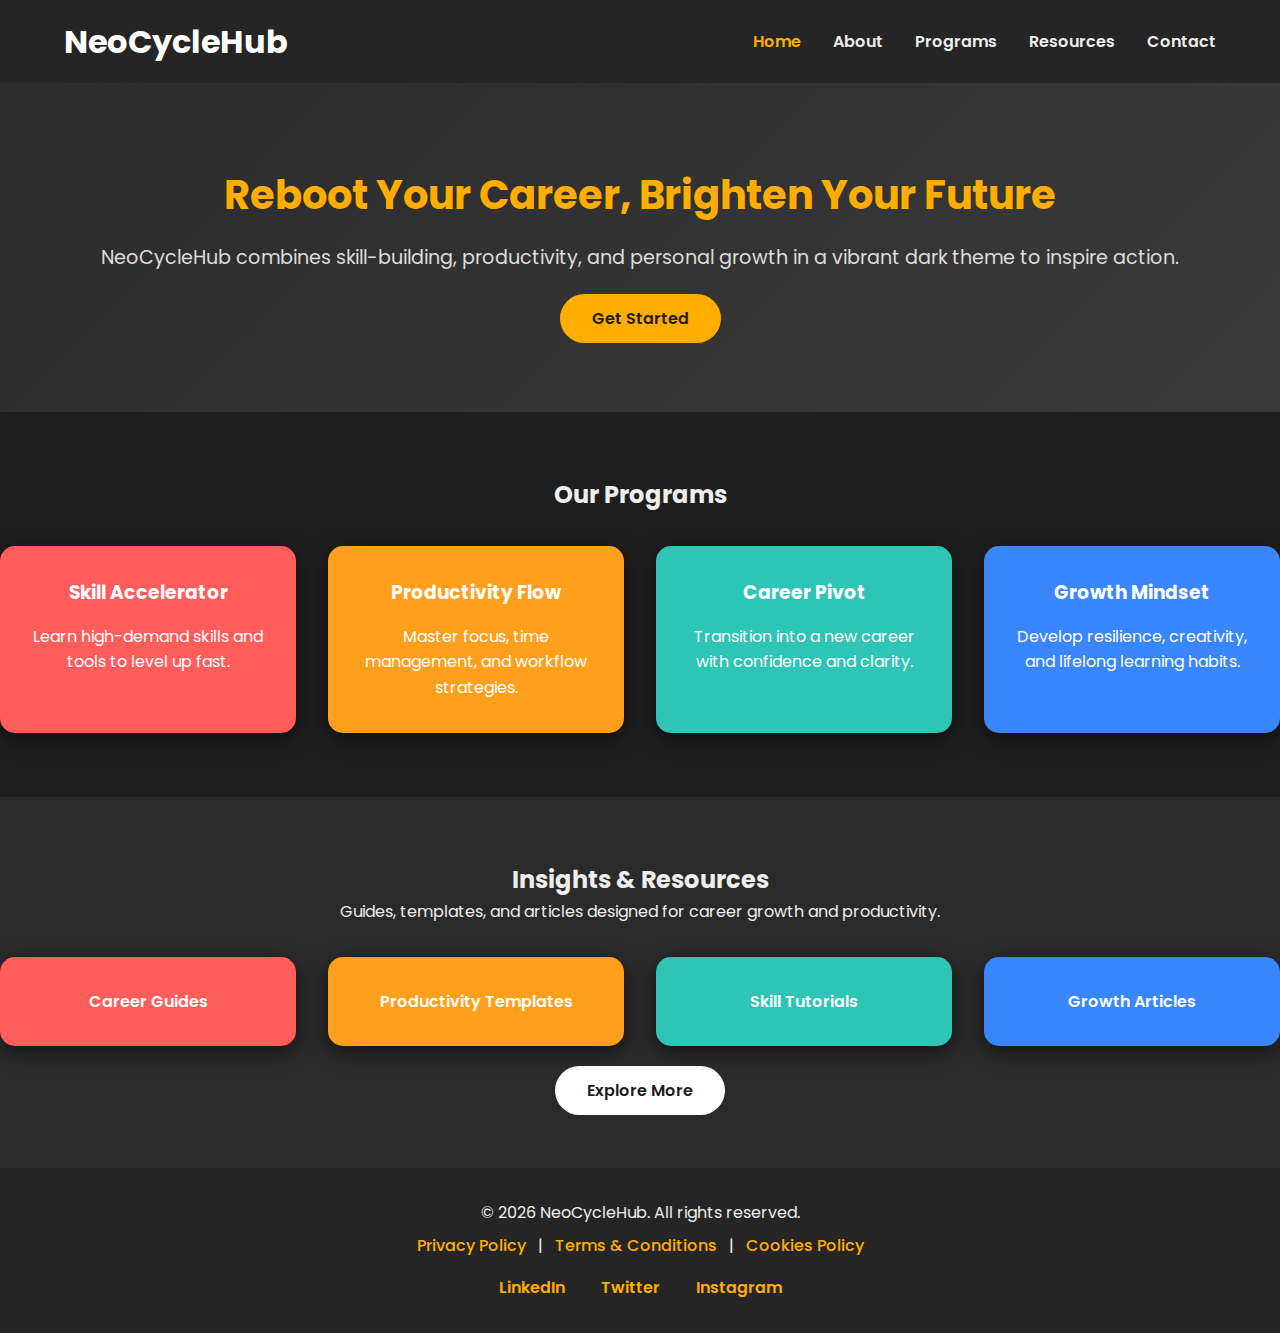
<file: index.html>
<!DOCTYPE html>
<html lang="en">
<head>
    <meta charset="UTF-8">
    <meta name="viewport" content="width=device-width, initial-scale=1.0">
    <title>NeoCycleHub - Dark & Vibrant Career Hub</title>
    <link rel="stylesheet" href="style.css">
    <link rel="preconnect" href="https://fonts.googleapis.com">
    <link rel="preconnect" href="https://fonts.gstatic.com" crossorigin>
    <link href="https://fonts.googleapis.com/css2?family=Poppins:wght@400;600;700&display=swap" rel="stylesheet">
</head>
<body>
    <header class="dark-header">
        <div class="container">
            <h1>NeoCycleHub</h1>
            <nav>
                <ul>
                    <li><a href="index.html" class="active">Home</a></li>
                    <li><a href="about.html">About</a></li>
                    <li><a href="programs.html">Programs</a></li>
                    <li><a href="resources.html">Resources</a></li>
                    <li><a href="contact.html">Contact</a></li>
                </ul>
            </nav>
        </div>
    </header>

    <section class="dark-hero">
        <div class="container hero-content">
            <h2>Reboot Your Career, Brighten Your Future</h2>
            <p>NeoCycleHub combines skill-building, productivity, and personal growth in a vibrant dark theme to inspire action.</p>
            <a href="#programs" class="btn-primary">Get Started</a>
        </div>
    </section>

    <section id="programs" class="dark-programs">
        <div class="container">
            <h2>Our Programs</h2>
            <div class="program-grid">
                <div class="program-card card-bright1">
                    <h3>Skill Accelerator</h3>
                    <p>Learn high-demand skills and tools to level up fast.</p>
                </div>
                <div class="program-card card-bright2">
                    <h3>Productivity Flow</h3>
                    <p>Master focus, time management, and workflow strategies.</p>
                </div>
                <div class="program-card card-bright3">
                    <h3>Career Pivot</h3>
                    <p>Transition into a new career with confidence and clarity.</p>
                </div>
                <div class="program-card card-bright4">
                    <h3>Growth Mindset</h3>
                    <p>Develop resilience, creativity, and lifelong learning habits.</p>
                </div>
            </div>
        </div>
    </section>

    <section id="resources" class="dark-resources">
        <div class="container">
            <h2>Insights & Resources</h2>
            <p>Guides, templates, and articles designed for career growth and productivity.</p>
            <div class="resource-grid">
                <div class="resource-card card-bright1">Career Guides</div>
                <div class="resource-card card-bright2">Productivity Templates</div>
                <div class="resource-card card-bright3">Skill Tutorials</div>
                <div class="resource-card card-bright4">Growth Articles</div>
            </div>
            <a href="#contact" class="btn-secondary">Explore More</a>
        </div>
    </section>

   <footer class="dark-footer">
    <div class="container">
        <p>© 2026 NeoCycleHub. All rights reserved.</p>
        <div class="footer-links">
            <a href="privacy.html">Privacy Policy</a> |
            <a href="terms.html">Terms & Conditions</a> |
            <a href="cookies.html">Cookies Policy</a>
        </div>
        <div class="social-links">
            <a href="#">LinkedIn</a>
            <a href="#">Twitter</a>
            <a href="#">Instagram</a>
        </div>
    </div>
</footer>

</body>
</html>
</file>
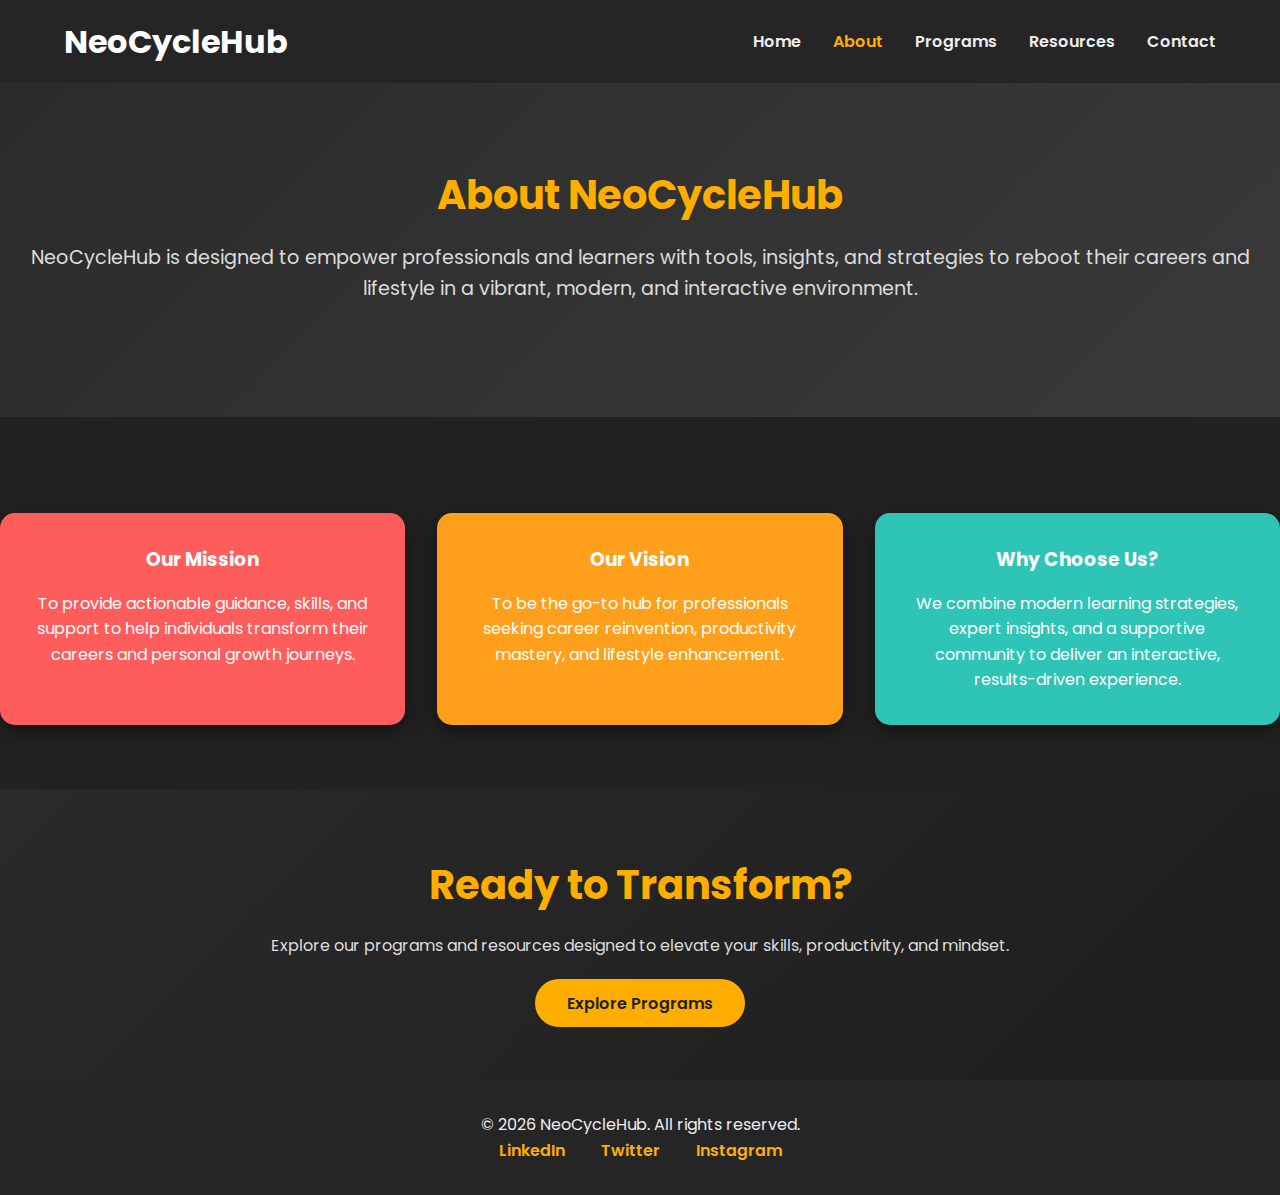
<file: about.html>
<!DOCTYPE html>
<html lang="en">
<head>
    <meta charset="UTF-8">
    <meta name="viewport" content="width=device-width, initial-scale=1.0">
    <title>About NeoCycleHub - Career & Lifestyle</title>
    <link rel="stylesheet" href="style.css">
    <link rel="preconnect" href="https://fonts.googleapis.com">
    <link rel="preconnect" href="https://fonts.gstatic.com" crossorigin>
    <link href="https://fonts.googleapis.com/css2?family=Poppins:wght@400;600;700&display=swap" rel="stylesheet">
</head>
<body>
    <header class="dark-header">
        <div class="container">
            <h1>NeoCycleHub</h1>
            <nav>
                <ul>
                    <li><a href="index.html">Home</a></li>
                    <li><a href="about.html" class="active">About</a></li>
                    <li><a href="programs.html">Programs</a></li>
                    <li><a href="resources.html">Resources</a></li>
                    <li><a href="contact.html">Contact</a></li>
                </ul>
            </nav>
        </div>
    </header>

    <section class="dark-hero about-hero">
        <div class="container hero-content">
            <h2>About NeoCycleHub</h2>
            <p>NeoCycleHub is designed to empower professionals and learners with tools, insights, and strategies to reboot their careers and lifestyle in a vibrant, modern, and interactive environment.</p>
        </div>
    </section>

    <section class="about-section">
        <div class="container about-grid">
            <div class="about-card card-bright1">
                <h3>Our Mission</h3>
                <p>To provide actionable guidance, skills, and support to help individuals transform their careers and personal growth journeys.</p>
            </div>
            <div class="about-card card-bright2">
                <h3>Our Vision</h3>
                <p>To be the go-to hub for professionals seeking career reinvention, productivity mastery, and lifestyle enhancement.</p>
            </div>
            <div class="about-card card-bright3">
                <h3>Why Choose Us?</h3>
                <p>We combine modern learning strategies, expert insights, and a supportive community to deliver an interactive, results-driven experience.</p>
            </div>
        </div>
    </section>

    <section class="cta-section">
        <div class="container">
            <h2>Ready to Transform?</h2>
            <p>Explore our programs and resources designed to elevate your skills, productivity, and mindset.</p>
            <a href="programs.html" class="btn-primary">Explore Programs</a>
        </div>
    </section>

    <footer class="dark-footer">
        <div class="container">
            <p>© 2026 NeoCycleHub. All rights reserved.</p>
            <div class="social-links">
                <a href="#">LinkedIn</a>
                <a href="#">Twitter</a>
                <a href="#">Instagram</a>
            </div>
        </div>
    </footer>
</body>
</html>
</file>
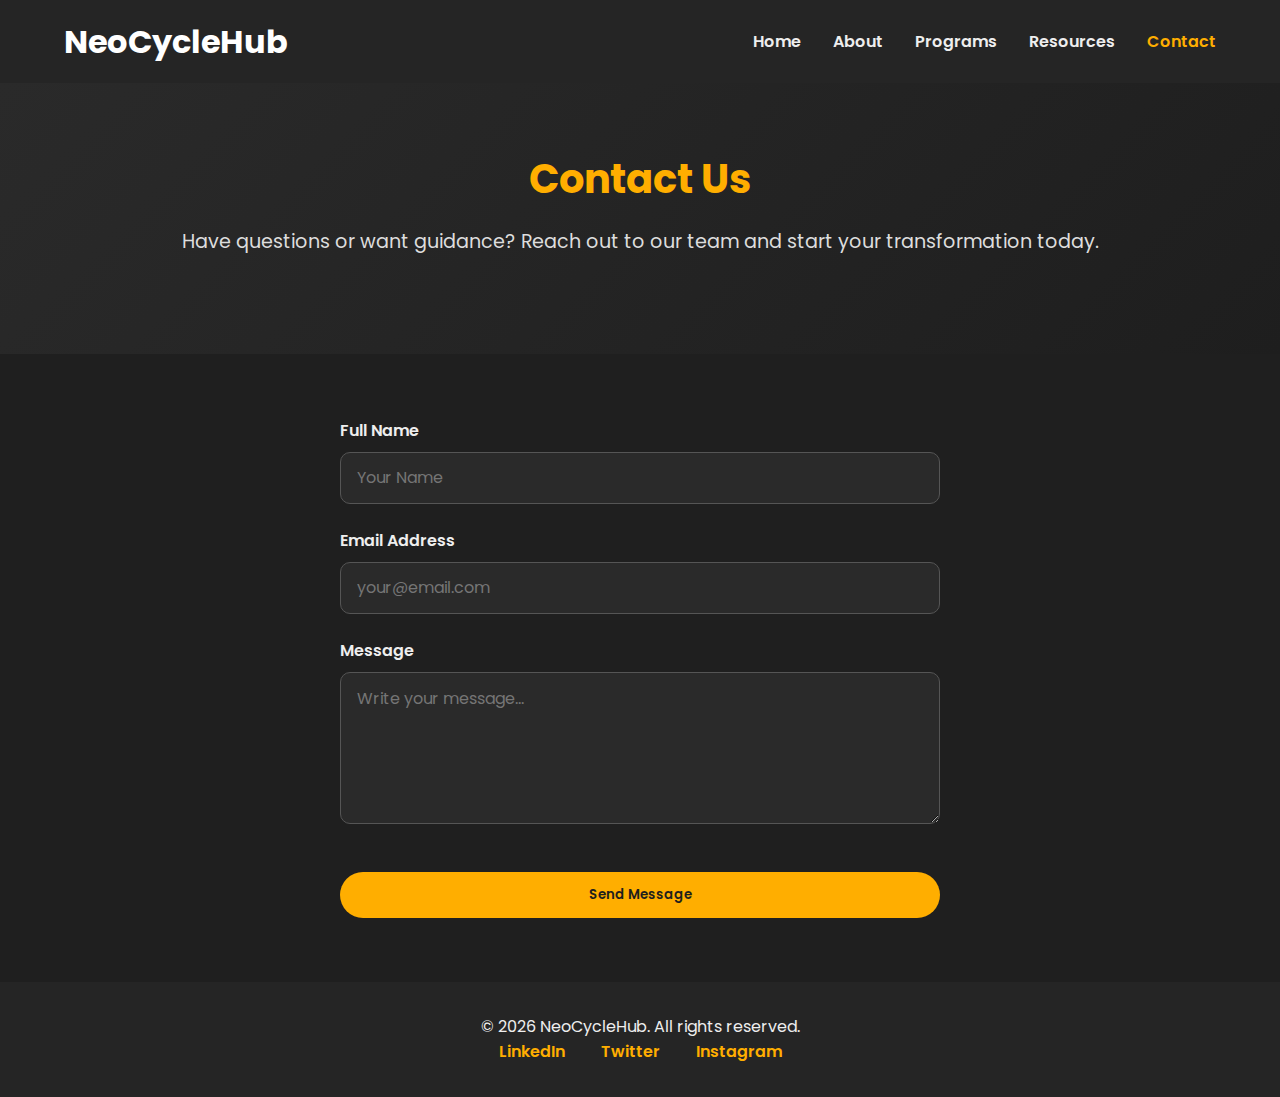
<file: contact.html>
<!DOCTYPE html>
<html lang="en">
<head>
    <meta charset="UTF-8">
    <meta name="viewport" content="width=device-width, initial-scale=1.0">
    <title>Contact - NeoCycleHub</title>
    <link rel="stylesheet" href="style.css">
    <link rel="preconnect" href="https://fonts.googleapis.com">
    <link rel="preconnect" href="https://fonts.gstatic.com" crossorigin>
    <link href="https://fonts.googleapis.com/css2?family=Poppins:wght@400;600;700&display=swap" rel="stylesheet">
</head>
<body>
    <header class="dark-header">
        <div class="container">
            <h1>NeoCycleHub</h1>
            <nav>
                <ul>
                    <li><a href="index.html">Home</a></li>
                    <li><a href="about.html">About</a></li>
                    <li><a href="programs.html">Programs</a></li>
                    <li><a href="resources.html">Resources</a></li>
                    <li><a href="contact.html" class="active">Contact</a></li>
                </ul>
            </nav>
        </div>
    </header>

    <section class="dark-hero contact-hero">
        <div class="container hero-content">
            <h2>Contact Us</h2>
            <p>Have questions or want guidance? Reach out to our team and start your transformation today.</p>
        </div>
    </section>

    <section class="contact-section">
        <div class="container contact-form-container">
            <form class="contact-form">
                <div class="form-group">
                    <label for="name">Full Name</label>
                    <input type="text" id="name" placeholder="Your Name" required>
                </div>
                <div class="form-group">
                    <label for="email">Email Address</label>
                    <input type="email" id="email" placeholder="your@email.com" required>
                </div>
                <div class="form-group">
                    <label for="message">Message</label>
                    <textarea id="message" rows="5" placeholder="Write your message..." required></textarea>
                </div>
                <button type="submit" class="btn-primary">Send Message</button>
            </form>
        </div>
    </section>

    <footer class="dark-footer">
        <div class="container">
            <p>© 2026 NeoCycleHub. All rights reserved.</p>
            <div class="social-links">
                <a href="#">LinkedIn</a>
                <a href="#">Twitter</a>
                <a href="#">Instagram</a>
            </div>
        </div>
    </footer>
</body>
</html>
</file>
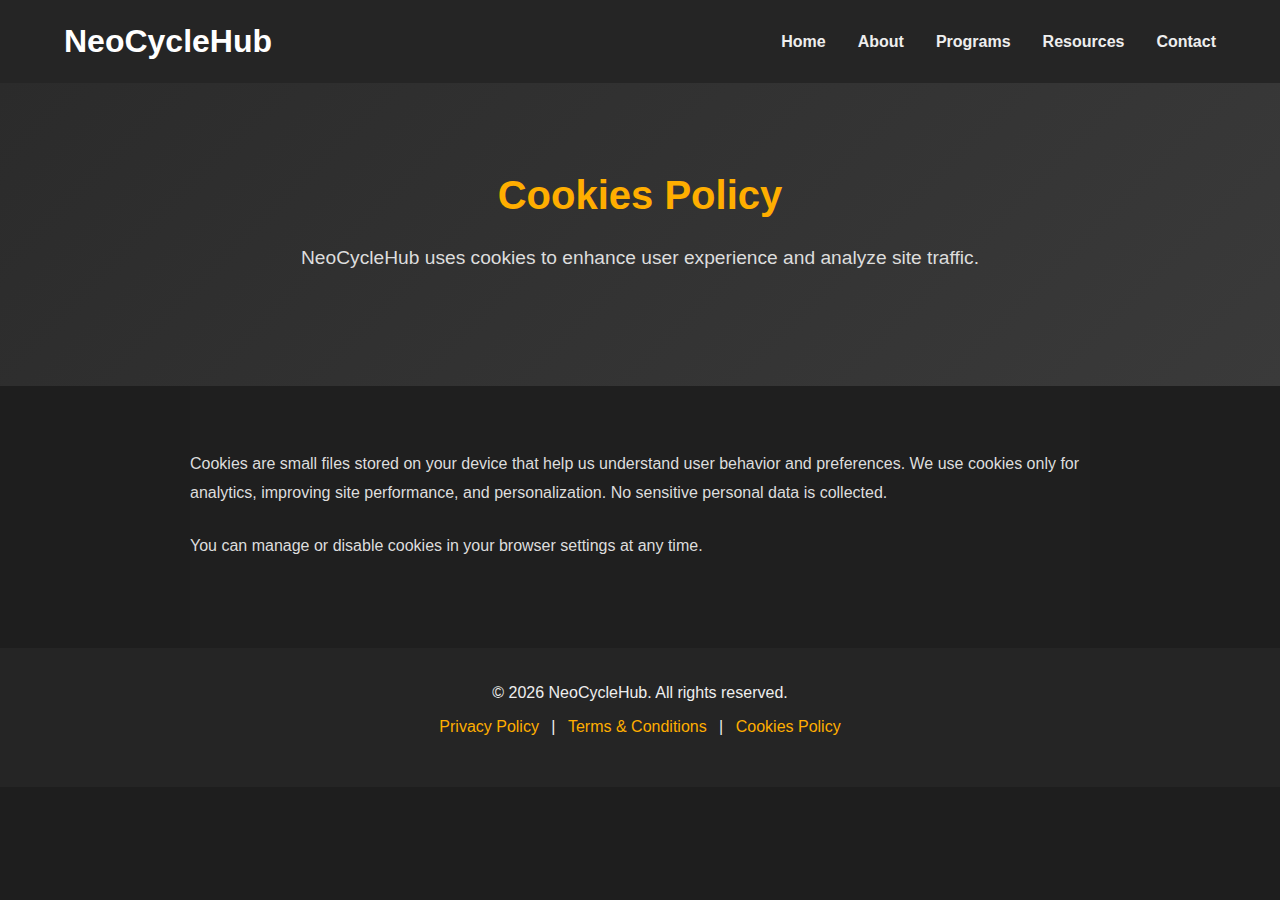
<file: cookies.html>
<!DOCTYPE html>
<html lang="en">
<head>
    <meta charset="UTF-8">
    <meta name="viewport" content="width=device-width, initial-scale=1.0">
    <title>Cookies Policy - NeoCycleHub</title>
    <link rel="stylesheet" href="style.css">
</head>
<body>
<header class="dark-header">
    <div class="container">
        <h1>NeoCycleHub</h1>
        <nav>
            <ul>
                <li><a href="index.html">Home</a></li>
                <li><a href="about.html">About</a></li>
                <li><a href="programs.html">Programs</a></li>
                <li><a href="resources.html">Resources</a></li>
                <li><a href="contact.html">Contact</a></li>
            </ul>
        </nav>
    </div>
</header>

<section class="dark-hero">
    <div class="container hero-content">
        <h2>Cookies Policy</h2>
        <p>NeoCycleHub uses cookies to enhance user experience and analyze site traffic.</p>
    </div>
</section>

<section class="content-section">
    <div class="container">
        <p>Cookies are small files stored on your device that help us understand user behavior and preferences. We use cookies only for analytics, improving site performance, and personalization. No sensitive personal data is collected.</p>
        <p>You can manage or disable cookies in your browser settings at any time.</p>
    </div>
</section>

<footer class="dark-footer">
    <div class="container">
        <p>© 2026 NeoCycleHub. All rights reserved.</p>
        <div class="footer-links">
            <a href="privacy.html">Privacy Policy</a> |
            <a href="terms.html">Terms & Conditions</a> |
            <a href="cookies.html">Cookies Policy</a>
        </div>
    </div>
</footer>
</body>
</html>
</file>
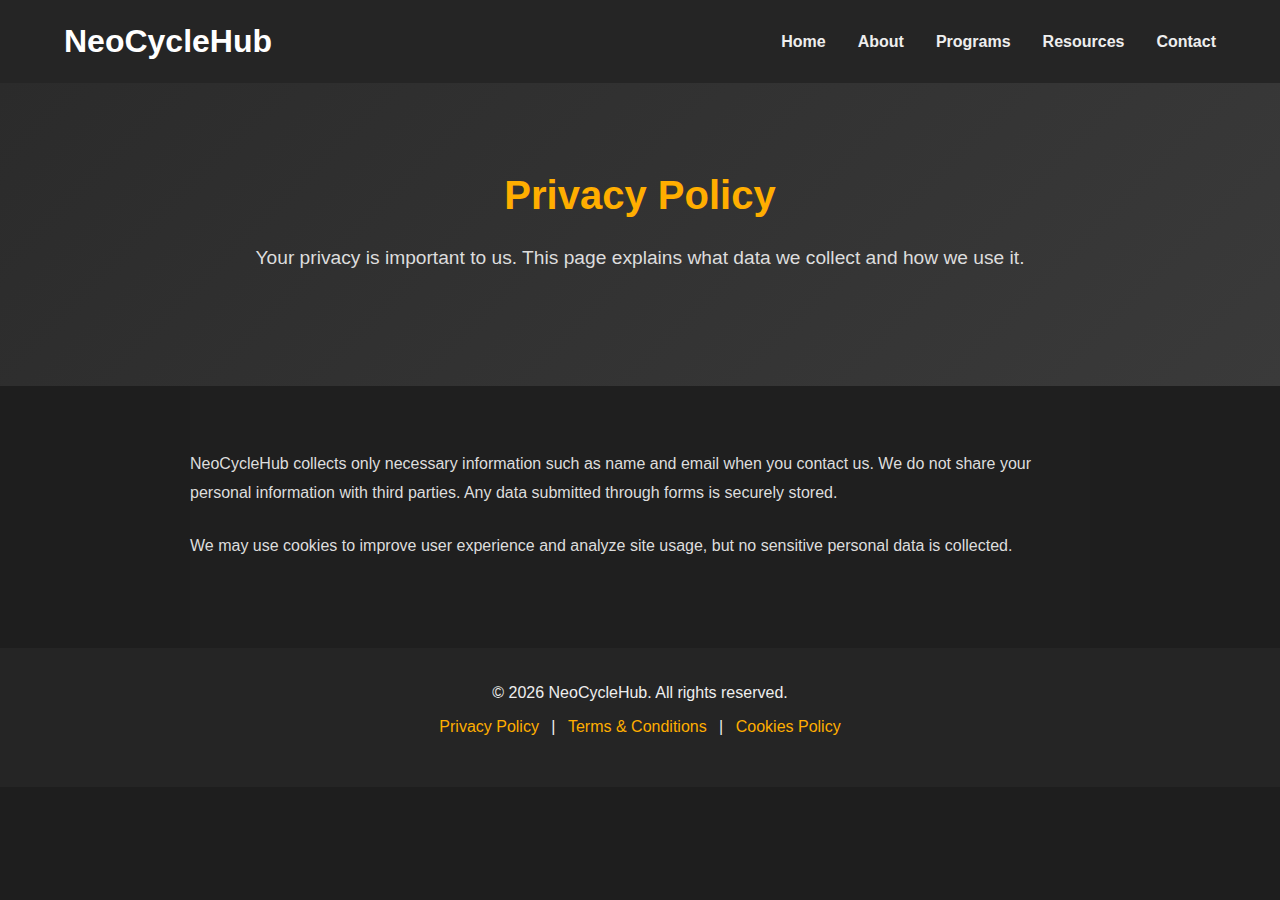
<file: privacy.html>
<!DOCTYPE html>
<html lang="en">
<head>
    <meta charset="UTF-8">
    <meta name="viewport" content="width=device-width, initial-scale=1.0">
    <title>Privacy Policy - NeoCycleHub</title>
    <link rel="stylesheet" href="style.css">
</head>
<body>
<header class="dark-header">
    <div class="container">
        <h1>NeoCycleHub</h1>
        <nav>
            <ul>
                <li><a href="index.html">Home</a></li>
                <li><a href="about.html">About</a></li>
                <li><a href="programs.html">Programs</a></li>
                <li><a href="resources.html">Resources</a></li>
                <li><a href="contact.html">Contact</a></li>
            </ul>
        </nav>
    </div>
</header>

<section class="dark-hero">
    <div class="container hero-content">
        <h2>Privacy Policy</h2>
        <p>Your privacy is important to us. This page explains what data we collect and how we use it.</p>
    </div>
</section>

<section class="content-section">
    <div class="container">
        <p>NeoCycleHub collects only necessary information such as name and email when you contact us. We do not share your personal information with third parties. Any data submitted through forms is securely stored.</p>
        <p>We may use cookies to improve user experience and analyze site usage, but no sensitive personal data is collected.</p>
    </div>
</section>

<footer class="dark-footer">
    <div class="container">
        <p>© 2026 NeoCycleHub. All rights reserved.</p>
        <div class="footer-links">
            <a href="privacy.html">Privacy Policy</a> |
            <a href="terms.html">Terms & Conditions</a> |
            <a href="cookies.html">Cookies Policy</a>
        </div>
    </div>
</footer>
</body>
</html>
</file>
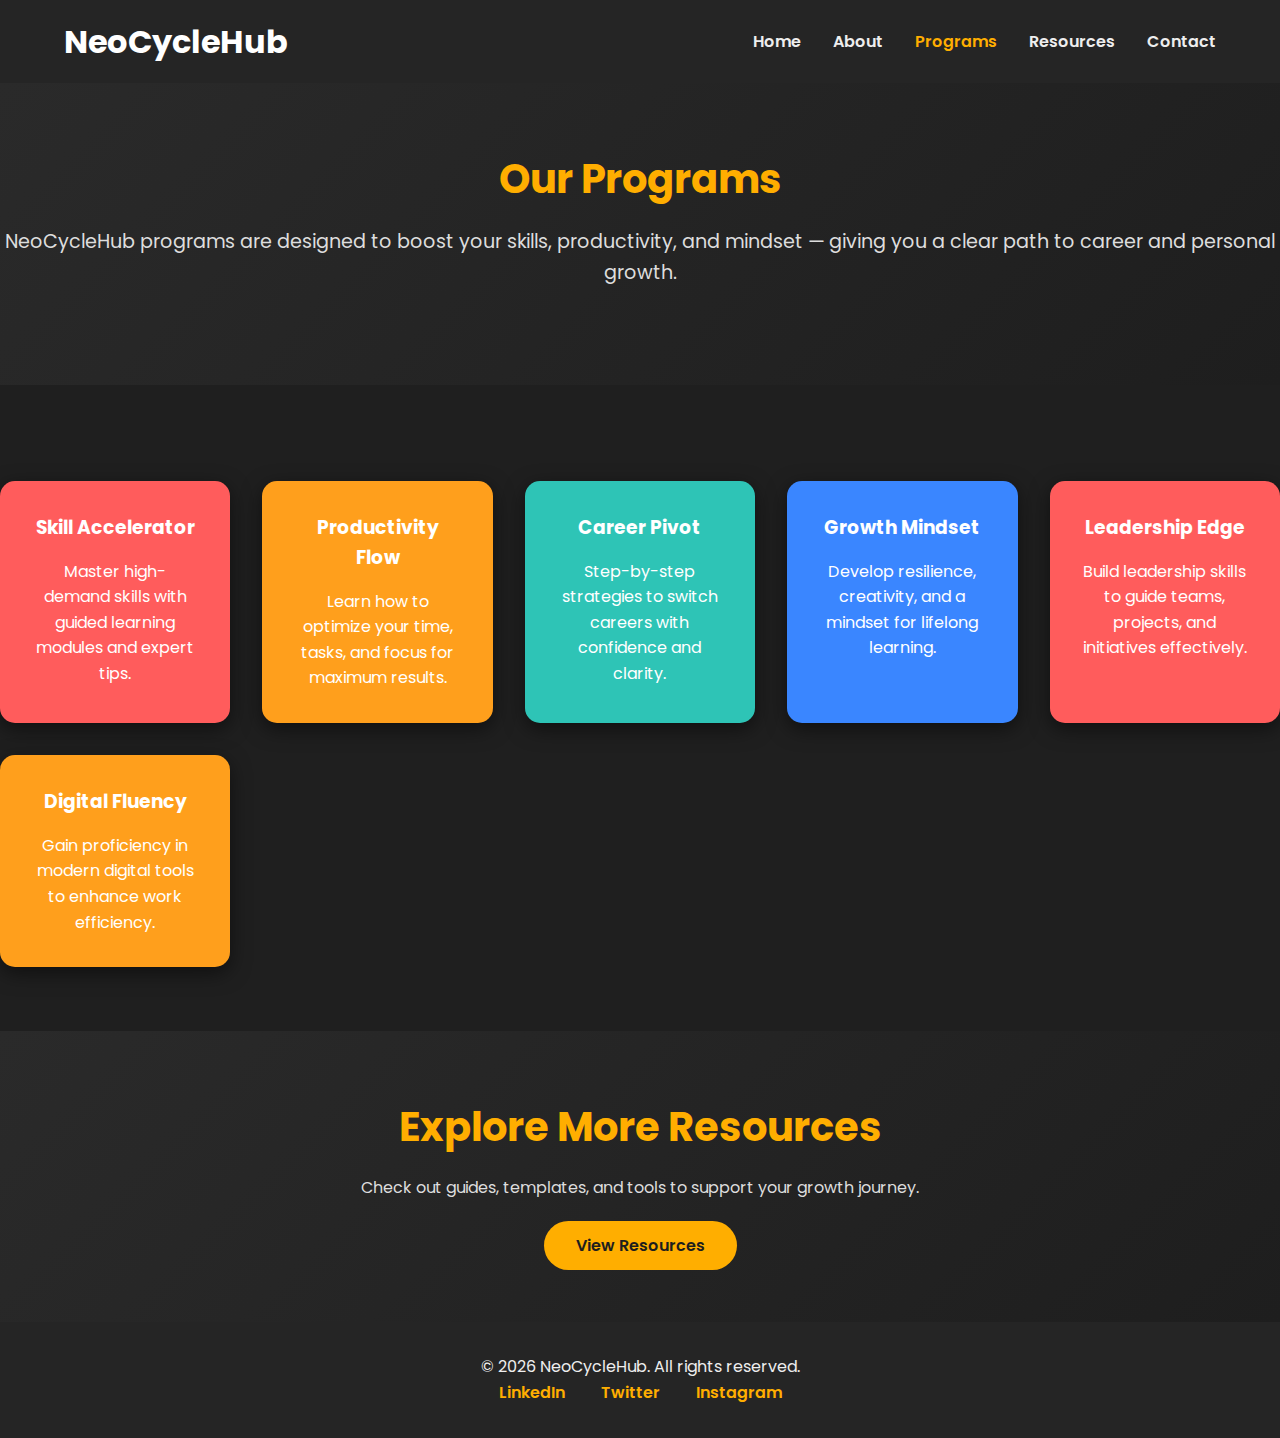
<file: programs.html>
<!DOCTYPE html>
<html lang="en">
<head>
    <meta charset="UTF-8">
    <meta name="viewport" content="width=device-width, initial-scale=1.0">
    <title>Programs - NeoCycleHub</title>
    <link rel="stylesheet" href="style.css">
    <link rel="preconnect" href="https://fonts.googleapis.com">
    <link rel="preconnect" href="https://fonts.gstatic.com" crossorigin>
    <link href="https://fonts.googleapis.com/css2?family=Poppins:wght@400;600;700&display=swap" rel="stylesheet">
</head>
<body>
    <header class="dark-header">
        <div class="container">
            <h1>NeoCycleHub</h1>
            <nav>
                <ul>
                    <li><a href="index.html">Home</a></li>
                    <li><a href="about.html">About</a></li>
                    <li><a href="programs.html" class="active">Programs</a></li>
                    <li><a href="resources.html">Resources</a></li>
                    <li><a href="contact.html">Contact</a></li>
                </ul>
            </nav>
        </div>
    </header>

    <section class="dark-hero programs-hero">
        <div class="container hero-content">
            <h2>Our Programs</h2>
            <p>NeoCycleHub programs are designed to boost your skills, productivity, and mindset — giving you a clear path to career and personal growth.</p>
        </div>
    </section>

    <section class="programs-section">
        <div class="container program-grid">
            <div class="program-card card-bright1">
                <h3>Skill Accelerator</h3>
                <p>Master high-demand skills with guided learning modules and expert tips.</p>
            </div>
            <div class="program-card card-bright2">
                <h3>Productivity Flow</h3>
                <p>Learn how to optimize your time, tasks, and focus for maximum results.</p>
            </div>
            <div class="program-card card-bright3">
                <h3>Career Pivot</h3>
                <p>Step-by-step strategies to switch careers with confidence and clarity.</p>
            </div>
            <div class="program-card card-bright4">
                <h3>Growth Mindset</h3>
                <p>Develop resilience, creativity, and a mindset for lifelong learning.</p>
            </div>
            <div class="program-card card-bright1">
                <h3>Leadership Edge</h3>
                <p>Build leadership skills to guide teams, projects, and initiatives effectively.</p>
            </div>
            <div class="program-card card-bright2">
                <h3>Digital Fluency</h3>
                <p>Gain proficiency in modern digital tools to enhance work efficiency.</p>
            </div>
        </div>
    </section>

    <section class="cta-section">
        <div class="container">
            <h2>Explore More Resources</h2>
            <p>Check out guides, templates, and tools to support your growth journey.</p>
            <a href="resources.html" class="btn-primary">View Resources</a>
        </div>
    </section>

    <footer class="dark-footer">
        <div class="container">
            <p>© 2026 NeoCycleHub. All rights reserved.</p>
            <div class="social-links">
                <a href="#">LinkedIn</a>
                <a href="#">Twitter</a>
                <a href="#">Instagram</a>
            </div>
        </div>
    </footer>
</body>
</html>
</file>
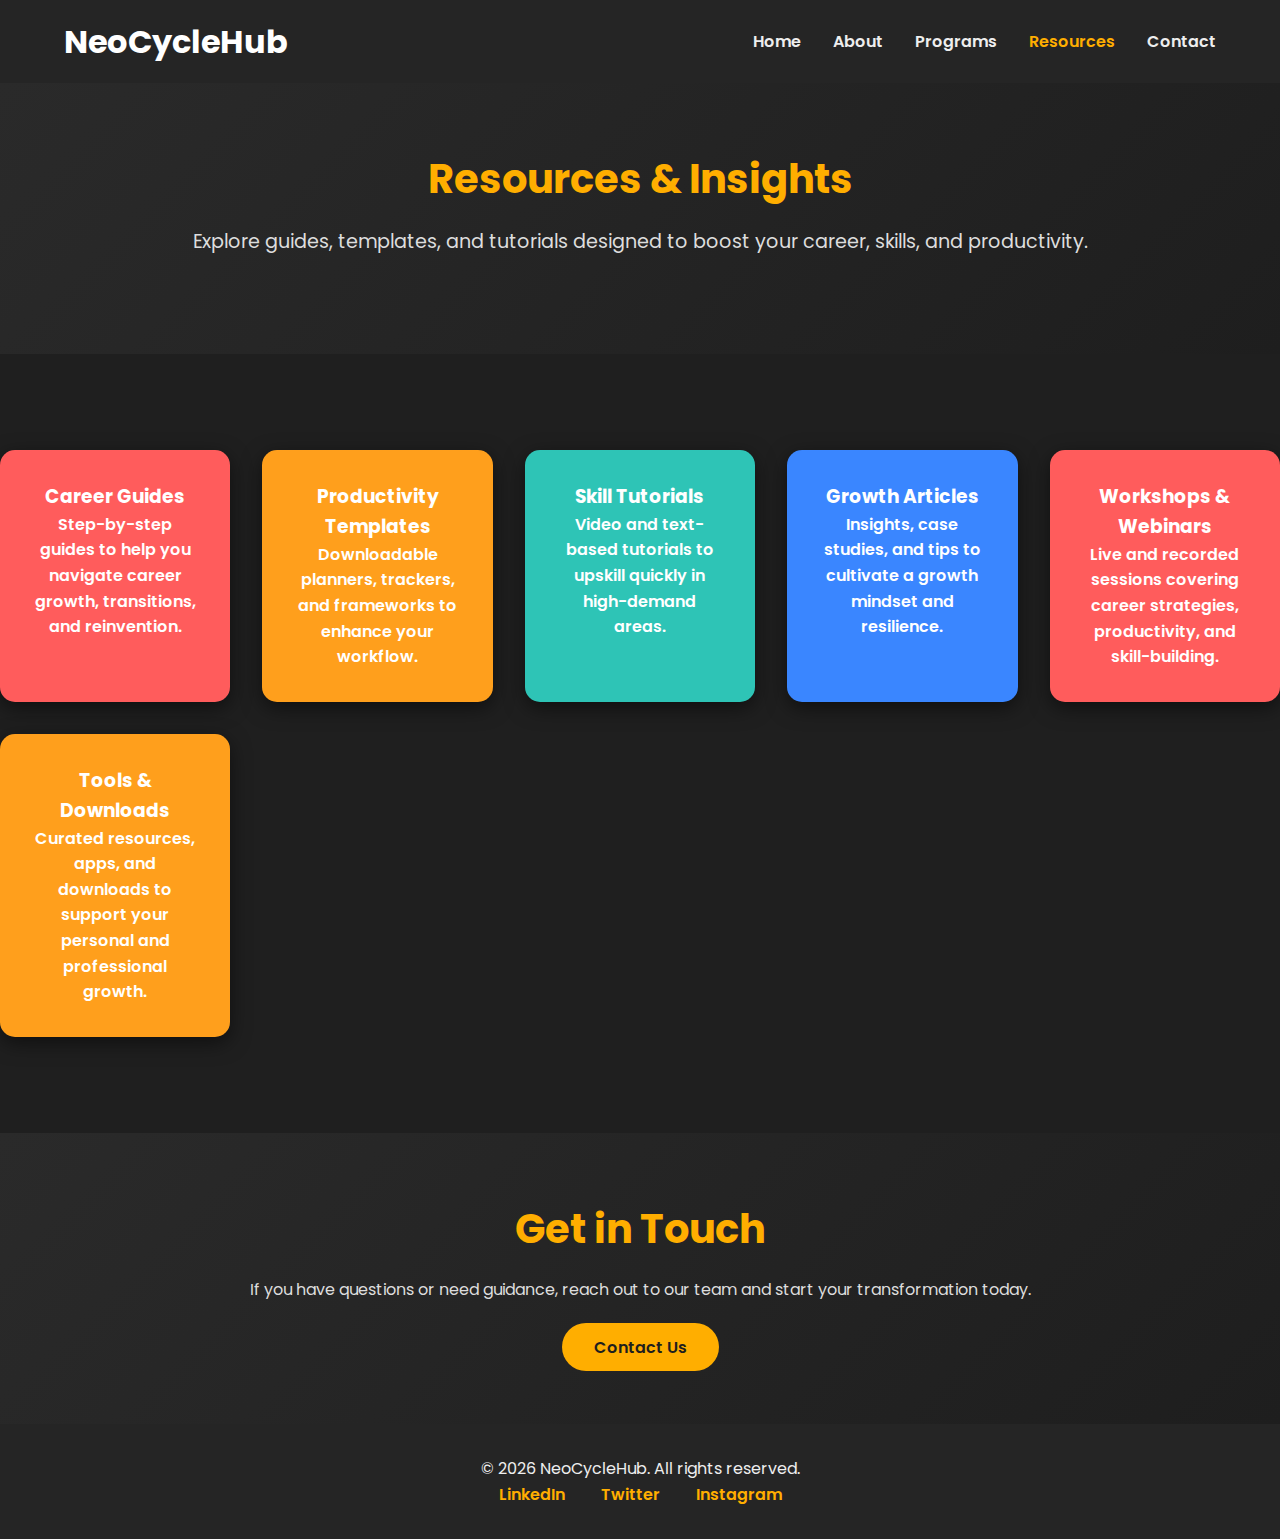
<file: resources.html>
<!DOCTYPE html>
<html lang="en">
<head>
    <meta charset="UTF-8">
    <meta name="viewport" content="width=device-width, initial-scale=1.0">
    <title>Resources - NeoCycleHub</title>
    <link rel="stylesheet" href="style.css">
    <link rel="preconnect" href="https://fonts.googleapis.com">
    <link rel="preconnect" href="https://fonts.gstatic.com" crossorigin>
    <link href="https://fonts.googleapis.com/css2?family=Poppins:wght@400;600;700&display=swap" rel="stylesheet">
</head>
<body>
    <header class="dark-header">
        <div class="container">
            <h1>NeoCycleHub</h1>
            <nav>
                <ul>
                    <li><a href="index.html">Home</a></li>
                    <li><a href="about.html">About</a></li>
                    <li><a href="programs.html">Programs</a></li>
                    <li><a href="resources.html" class="active">Resources</a></li>
                    <li><a href="contact.html">Contact</a></li>
                </ul>
            </nav>
        </div>
    </header>

    <section class="dark-hero resources-hero">
        <div class="container hero-content">
            <h2>Resources & Insights</h2>
            <p>Explore guides, templates, and tutorials designed to boost your career, skills, and productivity.</p>
        </div>
    </section>

    <section class="resources-section">
        <div class="container resource-grid">
            <div class="resource-card card-bright1">
                <h3>Career Guides</h3>
                <p>Step-by-step guides to help you navigate career growth, transitions, and reinvention.</p>
            </div>
            <div class="resource-card card-bright2">
                <h3>Productivity Templates</h3>
                <p>Downloadable planners, trackers, and frameworks to enhance your workflow.</p>
            </div>
            <div class="resource-card card-bright3">
                <h3>Skill Tutorials</h3>
                <p>Video and text-based tutorials to upskill quickly in high-demand areas.</p>
            </div>
            <div class="resource-card card-bright4">
                <h3>Growth Articles</h3>
                <p>Insights, case studies, and tips to cultivate a growth mindset and resilience.</p>
            </div>
            <div class="resource-card card-bright1">
                <h3>Workshops & Webinars</h3>
                <p>Live and recorded sessions covering career strategies, productivity, and skill-building.</p>
            </div>
            <div class="resource-card card-bright2">
                <h3>Tools & Downloads</h3>
                <p>Curated resources, apps, and downloads to support your personal and professional growth.</p>
            </div>
        </div>
    </section>

    <section class="cta-section">
        <div class="container">
            <h2>Get in Touch</h2>
            <p>If you have questions or need guidance, reach out to our team and start your transformation today.</p>
            <a href="contact.html" class="btn-primary">Contact Us</a>
        </div>
    </section>

    <footer class="dark-footer">
        <div class="container">
            <p>© 2026 NeoCycleHub. All rights reserved.</p>
            <div class="social-links">
                <a href="#">LinkedIn</a>
                <a href="#">Twitter</a>
                <a href="#">Instagram</a>
            </div>
        </div>
    </footer>
</body>
</html>
</file>
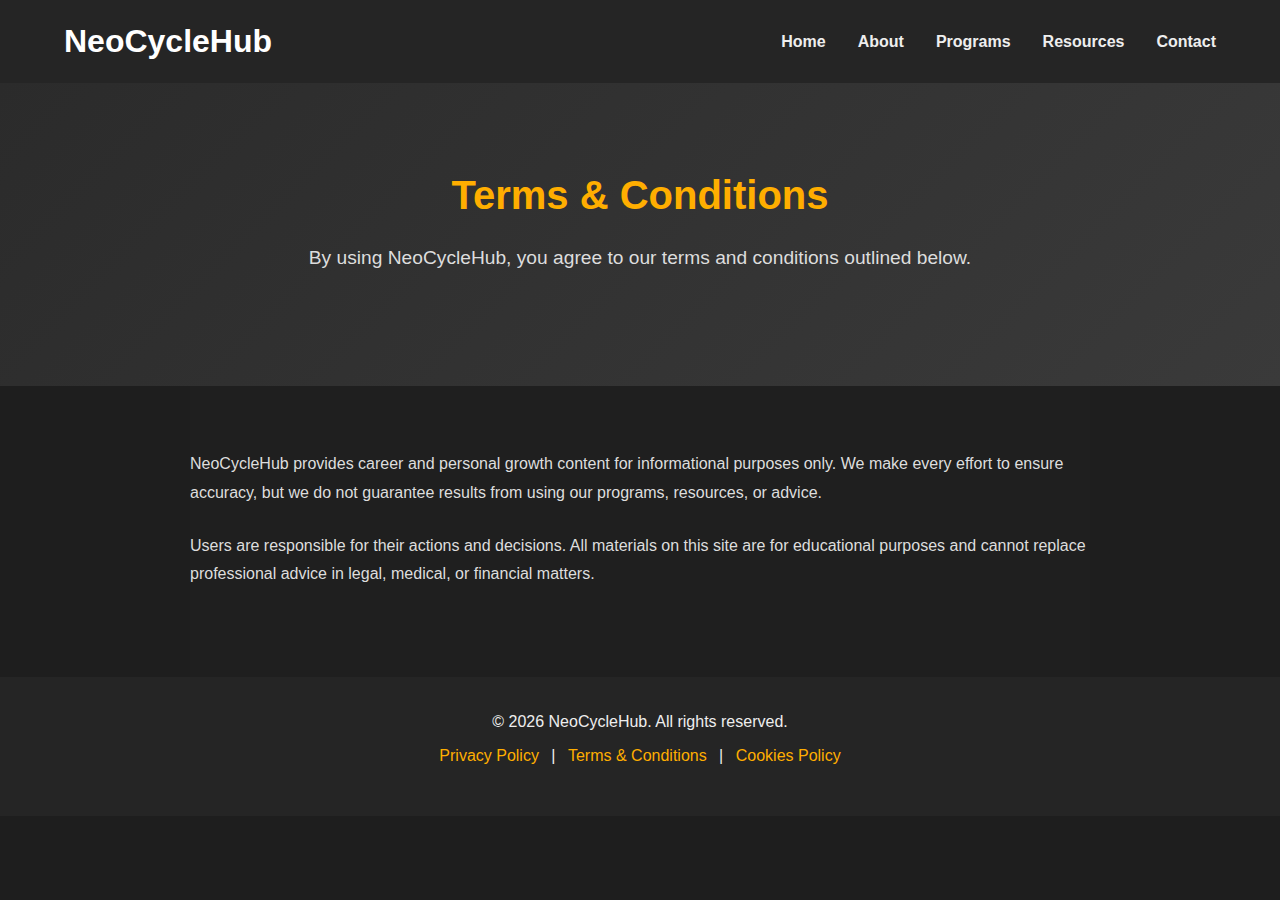
<file: terms.html>
<!DOCTYPE html>
<html lang="en">
<head>
    <meta charset="UTF-8">
    <meta name="viewport" content="width=device-width, initial-scale=1.0">
    <title>Terms & Conditions - NeoCycleHub</title>
    <link rel="stylesheet" href="style.css">
</head>
<body>
<header class="dark-header">
    <div class="container">
        <h1>NeoCycleHub</h1>
        <nav>
            <ul>
                <li><a href="index.html">Home</a></li>
                <li><a href="about.html">About</a></li>
                <li><a href="programs.html">Programs</a></li>
                <li><a href="resources.html">Resources</a></li>
                <li><a href="contact.html">Contact</a></li>
            </ul>
        </nav>
    </div>
</header>

<section class="dark-hero">
    <div class="container hero-content">
        <h2>Terms & Conditions</h2>
        <p>By using NeoCycleHub, you agree to our terms and conditions outlined below.</p>
    </div>
</section>

<section class="content-section">
    <div class="container">
        <p>NeoCycleHub provides career and personal growth content for informational purposes only. We make every effort to ensure accuracy, but we do not guarantee results from using our programs, resources, or advice.</p>
        <p>Users are responsible for their actions and decisions. All materials on this site are for educational purposes and cannot replace professional advice in legal, medical, or financial matters.</p>
    </div>
</section>

<footer class="dark-footer">
    <div class="container">
        <p>© 2026 NeoCycleHub. All rights reserved.</p>
        <div class="footer-links">
            <a href="privacy.html">Privacy Policy</a> |
            <a href="terms.html">Terms & Conditions</a> |
            <a href="cookies.html">Cookies Policy</a>
        </div>
    </div>
</footer>
</body>
</html>
</file>
<file: style.css>
/* Base */
* {
    margin: 0;
    padding: 0;
    box-sizing: border-box;
    font-family: 'Poppins', sans-serif;
}

body {
    background: #1e1e1e;
    color: #eee;
    line-height: 1.6;
}

a {
    text-decoration: none;
}

/* Header */
.dark-header {
    background: #252525;
    color: #fff;
    padding: 1rem 0;
}

.dark-header .container {
    display: flex;
    justify-content: space-between;
    align-items: center;
    width: 90%;
    margin: auto;
}

.dark-header h1 {
    font-size: 2rem;
    font-weight: 700;
}

.dark-header nav ul {
    display: flex;
    list-style: none;
}

.dark-header nav ul li {
    margin-left: 2rem;
}

.dark-header nav ul li a {
    color: #eee;
    font-weight: 600;
    transition: color 0.3s;
}

.dark-header nav ul li a.active,
.dark-header nav ul li a:hover {
    color: #ffae00;
}

/* Hero */
.dark-hero {
    padding: 5rem 0;
    background: linear-gradient(135deg, #2b2b2b, #3a3a3a);
    text-align: center;
}

.hero-content h2 {
    font-size: 2.5rem;
    margin-bottom: 1rem;
    color: #ffae00;
}

.hero-content p {
    font-size: 1.2rem;
    margin-bottom: 2rem;
    color: #ddd;
}

.btn-primary {
    background: #ffae00;
    color: #1e1e1e;
    padding: 0.8rem 2rem;
    border-radius: 50px;
    font-weight: 600;
    transition: all 0.3s;
}

.btn-primary:hover {
    background: #ffc966;
}

/* Programs */
.dark-programs {
    padding: 4rem 0;
    text-align: center;
}

.program-grid {
    display: grid;
    grid-template-columns: repeat(auto-fit, minmax(220px, 1fr));
    gap: 2rem;
    margin-top: 2rem;
}

.program-card {
    padding: 2rem;
    border-radius: 15px;
    box-shadow: 0 6px 20px rgba(0,0,0,0.5);
    transition: transform 0.3s, box-shadow 0.3s;
    color: #fff;
}

/* Bright colored cards */
.card-bright1 { background: #ff5c5c; }
.card-bright2 { background: #ff9f1c; }
.card-bright3 { background: #2ec4b6; }
.card-bright4 { background: #3a86ff; }

.program-card:hover {
    transform: translateY(-10px);
    box-shadow: 0 10px 25px rgba(255,255,255,0.2);
}

.program-card h3 {
    margin-bottom: 1rem;
}

/* Resources */
.dark-resources {
    background: #2a2a2a;
    padding: 4rem 0;
    text-align: center;
}

.resource-grid {
    display: grid;
    grid-template-columns: repeat(auto-fit, minmax(180px, 1fr));
    gap: 1.5rem;
    margin: 2rem 0;
}

.resource-card {
    padding: 1.5rem;
    border-radius: 15px;
    font-weight: 600;
    color: #fff;
    transition: transform 0.3s, box-shadow 0.3s;
}

/* Bright colored resource cards */
.resource-card.card-bright1 { background: #ff5c5c; }
.resource-card.card-bright2 { background: #ff9f1c; }
.resource-card.card-bright3 { background: #2ec4b6; }
.resource-card.card-bright4 { background: #3a86ff; }

.resource-card:hover {
    transform: translateY(-5px);
    box-shadow: 0 6px 20px rgba(255,255,255,0.2);
}

.btn-secondary {
    background: #fff;
    color: #1e1e1e;
    padding: 0.8rem 2rem;
    border-radius: 50px;
    font-weight: 600;
    transition: all 0.3s;
}

.btn-secondary:hover {
    background: #ffae00;
    color: #1e1e1e;
}

/* Footer */
.dark-footer {
    background: #252525;
    color: #eee;
    padding: 2rem 0;
    text-align: center;
}

.dark-footer .social-links a {
    margin: 0 1rem;
    color: #ffae00;
    font-weight: 600;
}

/* Mobile responsiveness */
@media screen and (max-width: 768px) {
    .dark-header .container {
        flex-direction: column;
        gap: 1rem;
    }
    .dark-header nav ul {
        flex-direction: column;
        gap: 1rem;
        align-items: center;
    }
    .hero-content h2 { font-size: 2rem; }
    .hero-content p { font-size: 1rem; }
    .program-grid, .resource-grid { grid-template-columns: 1fr; }
}

@media screen and (max-width: 480px) {
    .btn-primary, .btn-secondary { padding: 0.6rem 1.5rem; font-size: 0.9rem; }
}
/* About Page */
.about-section {
    padding: 4rem 0;
    background: #222;
    text-align: center;
}

.about-grid {
    display: grid;
    grid-template-columns: repeat(auto-fit, minmax(250px, 1fr));
    gap: 2rem;
    margin-top: 2rem;
}

.about-card {
    padding: 2rem;
    border-radius: 15px;
    box-shadow: 0 6px 20px rgba(0,0,0,0.5);
    color: #fff;
    transition: transform 0.3s, box-shadow 0.3s;
}

.about-card:hover {
    transform: translateY(-8px);
    box-shadow: 0 10px 25px rgba(255,255,255,0.2);
}

.about-card h3 {
    margin-bottom: 1rem;
}

/* CTA Section */
.cta-section {
    padding: 4rem 0;
    background: linear-gradient(135deg, #2a2a2a, #1e1e1e);
    text-align: center;
}

.cta-section h2 {
    font-size: 2.5rem;
    color: #ffae00;
    margin-bottom: 1rem;
}

.cta-section p {
    color: #ddd;
    margin-bottom: 2rem;
}

/* Responsive */
@media screen and (max-width: 768px) {
    .about-grid { grid-template-columns: 1fr; }
}
/* Programs Section */
.programs-section {
    padding: 4rem 0;
    background: #1f1f1f;
    text-align: center;
}

.program-grid {
    display: grid;
    grid-template-columns: repeat(auto-fit, minmax(220px, 1fr));
    gap: 2rem;
    margin-top: 2rem;
}

.program-card {
    padding: 2rem;
    border-radius: 15px;
    color: #fff;
    box-shadow: 0 6px 20px rgba(0,0,0,0.5);
    transition: transform 0.3s, box-shadow 0.3s, filter 0.3s;
    cursor: pointer;
}

/* Bright colored cards */
.card-bright1 { background: #ff5c5c; }
.card-bright2 { background: #ff9f1c; }
.card-bright3 { background: #2ec4b6; }
.card-bright4 { background: #3a86ff; }

.program-card:hover {
    transform: translateY(-10px) scale(1.03);
    box-shadow: 0 12px 25px rgba(255,255,255,0.2);
    filter: brightness(1.1);
}

/* Hero Section */
.programs-hero {
    padding: 4rem 0;
    background: linear-gradient(135deg, #2a2a2a, #1e1e1e);
}

/* Responsive adjustments */
@media screen and (max-width: 768px) {
    .program-grid {
        grid-template-columns: 1fr;
    }
    .programs-hero h2 {
        font-size: 2rem;
    }
    .programs-hero p {
        font-size: 1rem;
    }
}
/* Resources Section */
.resources-section {
    padding: 4rem 0;
    background: #1f1f1f;
    text-align: center;
}

.resource-grid {
    display: grid;
    grid-template-columns: repeat(auto-fit, minmax(220px, 1fr));
    gap: 2rem;
    margin-top: 2rem;
}

.resource-card {
    padding: 2rem;
    border-radius: 15px;
    color: #fff;
    box-shadow: 0 6px 20px rgba(0,0,0,0.5);
    transition: transform 0.4s, box-shadow 0.4s, filter 0.3s;
    cursor: pointer;
}

/* Bright colored cards */
.resource-card.card-bright1 { background: #ff5c5c; }
.resource-card.card-bright2 { background: #ff9f1c; }
.resource-card.card-bright3 { background: #2ec4b6; }
.resource-card.card-bright4 { background: #3a86ff; }

.resource-card:hover {
    transform: translateY(-8px) scale(1.03);
    box-shadow: 0 12px 25px rgba(255,255,255,0.2);
    filter: brightness(1.1);
}

/* Hero Section */
.resources-hero {
    padding: 4rem 0;
    background: linear-gradient(135deg, #2a2a2a, #1e1e1e);
}

/* Responsive adjustments */
@media screen and (max-width: 768px) {
    .resource-grid {
        grid-template-columns: 1fr;
    }
    .resources-hero h2 { font-size: 2rem; }
    .resources-hero p { font-size: 1rem; }
}


/* Contact Section */
.contact-section {
    padding: 4rem 0;
    background: #1f1f1f;
    text-align: center;
}

.contact-form-container {
    max-width: 600px;
    margin: auto;
}

.contact-form .form-group {
    margin-bottom: 1.5rem;
    text-align: left;
}

.contact-form label {
    display: block;
    margin-bottom: 0.5rem;
    font-weight: 600;
    color: #eee;
}

.contact-form input,
.contact-form textarea {
    width: 100%;
    padding: 0.8rem 1rem;
    border-radius: 10px;
    border: 1px solid #555;
    background: #2a2a2a;
    color: #fff;
    transition: border 0.3s, box-shadow 0.3s;
    font-size: 1rem;
}

.contact-form input:focus,
.contact-form textarea:focus {
    border-color: #ffae00;
    box-shadow: 0 0 10px rgba(255,174,0,0.5);
    outline: none;
}

.contact-form button {
    margin-top: 1rem;
    width: 100%;
    background: #ffae00;
    color: #1e1e1e;
    padding: 0.8rem 2rem;
    font-weight: 600;
    border-radius: 50px;
    border: none;
    cursor: pointer;
    transition: background 0.3s, transform 0.3s;
}

.contact-form button:hover {
    background: #ffc966;
    transform: translateY(-3px);
}

/* Hero Section */
.contact-hero {
    padding: 4rem 0;
    background: linear-gradient(135deg, #2a2a2a, #1e1e1e);
}

/* Responsive adjustments */
@media screen and (max-width: 768px) {
    .contact-form-container {
        width: 90%;
    }
    .contact-hero h2 { font-size: 2rem; }
    .contact-hero p { font-size: 1rem; }
}
.footer-links {
    margin: 0.5rem 0 1rem 0;
}

.footer-links a {
    color: #ffae00;
    font-weight: 500;
    margin: 0 0.5rem;
    text-decoration: none;
    transition: color 0.3s;
}

.footer-links a:hover {
    color: #ffc966;
}
.content-section {
    padding: 4rem 0;
    background: #1f1f1f;
    color: #ddd;
    max-width: 900px;
    margin: auto;
    line-height: 1.8;
}

.content-section p {
    margin-bottom: 1.5rem;
}


  /* Overlay background */
  .age-overlay {
    position: fixed;
    top: 0;
    left: 0;
    width: 100%;
    height: 100%;
    background: rgb(55 41 41 / 90%);
    backdrop-filter: blur(10px);
    display: flex;
    align-items: center;
    justify-content: center;
    z-index: 99999;
  }
 
  /* Popup box */
  .age-popup {
    background: #fff;
    padding: 30px;
    border-radius: 10px;
    text-align: center;
    max-width: 400px;
    width: 90%;
    box-shadow: 0px 4px 10px rgba(0,0,0,0.3);
  }
 
  .age-popup h2 {
    margin-bottom: 15px;
    font-size: 22px;
    font-weight: bold;
  }
 
  .age-popup p {
    margin-bottom: 20px;
    font-size: 16px;
    color: #444;
  }
 
  .age-buttons button {
    margin: 5px;
    padding: 12px 20px;
    border: none;
    border-radius: 6px;
    cursor: pointer;
    font-size: 15px;
    font-weight: bold;
    background-color: #007b8f;
    color: white;
    transition: background 0.3s;
  }
 
  .age-buttons button:hover {
    background-color: #005f6a;
  }
</file>
